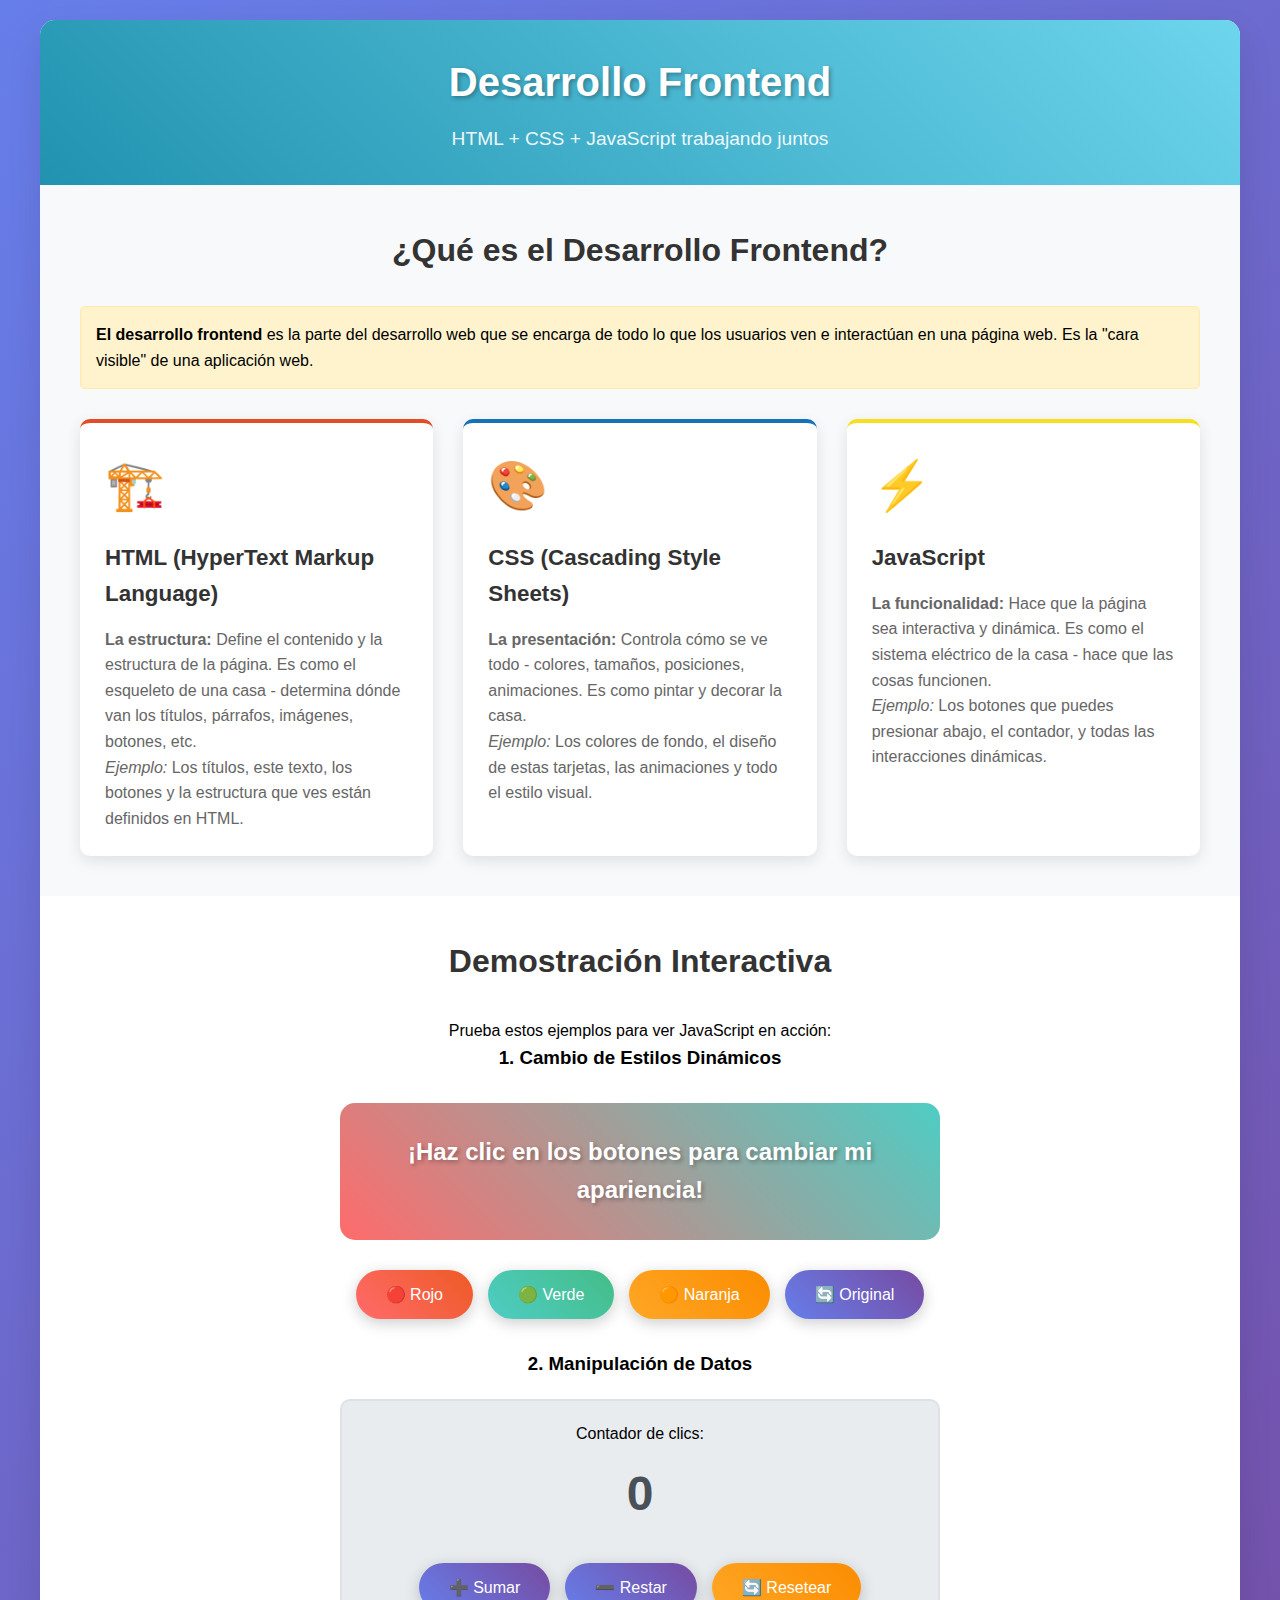
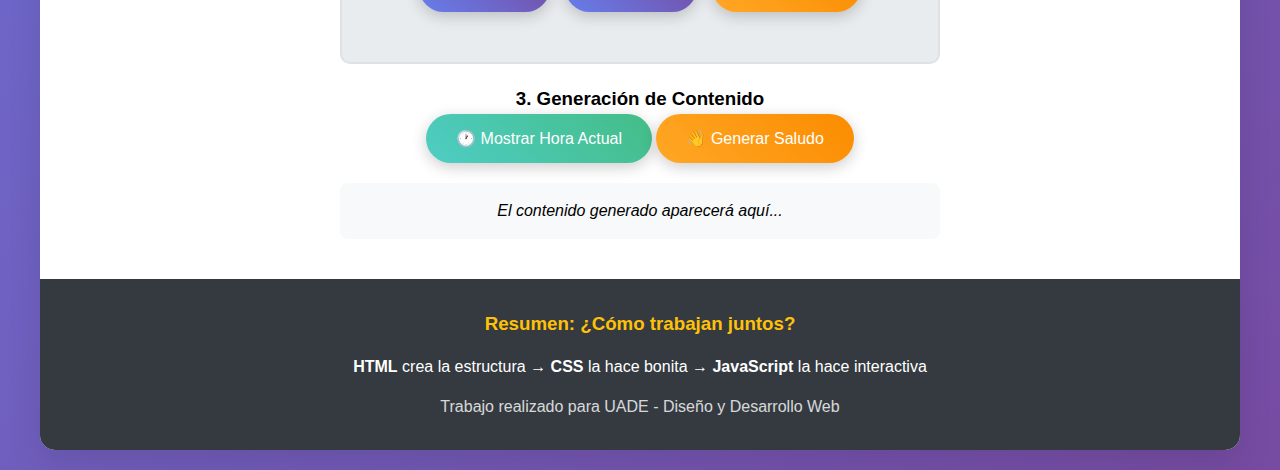
<file: index.html>
<!DOCTYPE html>
<html lang="es">
<head>
  <meta charset="UTF-8" />
  <meta name="viewport" content="width=device-width, initial-scale=1.0">
  <title>Frontend: HTML, CSS y JavaScript - UADE</title>
  <link rel="stylesheet" href="styles.css">
</head>
<body>
  <!-- ===============================================
       HTML: ESTRUCTURA Y CONTENIDO DE LA PÁGINA
       =============================================== -->

  <div class="container">
    <!-- Header de la página -->
    <header class="header">
      <h1>Desarrollo Frontend</h1>
      <p>HTML + CSS + JavaScript trabajando juntos</p>
    </header>

    <!-- Sección explicativa de las tecnologías -->
    <section class="explanation">
      <h2 class="demo-title">¿Qué es el Desarrollo Frontend?</h2>
      <div class="highlight">
        <p><strong>El desarrollo frontend</strong> es la parte del desarrollo web que se encarga de todo lo que los usuarios ven e interactúan en una página web. Es la "cara visible" de una aplicación web.</p>
      </div>

      <div class="tech-grid">
        <!-- Tarjeta HTML -->
        <div class="tech-card html-card">
          <span class="tech-icon">🏗️</span>
          <h3>HTML (HyperText Markup Language)</h3>
          <p><strong>La estructura:</strong> Define el contenido y la estructura de la página. Es como el esqueleto de una casa - determina dónde van los títulos, párrafos, imágenes, botones, etc.</p>
          <p><em>Ejemplo:</em> Los títulos, este texto, los botones y la estructura que ves están definidos en HTML.</p>
        </div>

        <!-- Tarjeta CSS -->
        <div class="tech-card css-card">
          <span class="tech-icon">🎨</span>
          <h3>CSS (Cascading Style Sheets)</h3>
          <p><strong>La presentación:</strong> Controla cómo se ve todo - colores, tamaños, posiciones, animaciones. Es como pintar y decorar la casa.</p>
          <p><em>Ejemplo:</em> Los colores de fondo, el diseño de estas tarjetas, las animaciones y todo el estilo visual.</p>
        </div>

        <!-- Tarjeta JavaScript -->
        <div class="tech-card js-card">
          <span class="tech-icon">⚡</span>
          <h3>JavaScript</h3>
          <p><strong>La funcionalidad:</strong> Hace que la página sea interactiva y dinámica. Es como el sistema eléctrico de la casa - hace que las cosas funcionen.</p>
          <p><em>Ejemplo:</em> Los botones que puedes presionar abajo, el contador, y todas las interacciones dinámicas.</p>
        </div>
      </div>
    </section>

    <!-- Sección interactiva para demostrar JavaScript -->
    <section class="interactive-demo">
      <h2 class="demo-title">Demostración Interactiva</h2>
      <p>Prueba estos ejemplos para ver JavaScript en acción:</p>

      <!-- Ejemplo 1: Cambio de colores -->
      <div class="demo-content">
        <h3>1. Cambio de Estilos Dinámicos</h3>
        <div id="colorDisplay" class="color-display">
          ¡Haz clic en los botones para cambiar mi apariencia!
        </div>

        <div class="controls">
          <button class="btn btn-danger" onclick="cambiarColor('rojo')">🔴 Rojo</button>
          <button class="btn btn-success" onclick="cambiarColor('verde')">🟢 Verde</button>
          <button class="btn btn-warning" onclick="cambiarColor('naranja')">🟠 Naranja</button>
          <button class="btn" onclick="cambiarColor('original')">🔄 Original</button>
        </div>

        <!-- Ejemplo 2: Contador -->
        <h3>2. Manipulación de Datos</h3>
        <div class="counter-display">
          <p>Contador de clics:</p>
          <div id="contador" class="counter-number">0</div>
          <div class="controls">
            <button class="btn" onclick="incrementar()">➕ Sumar</button>
            <button class="btn" onclick="decrementar()">➖ Restar</button>
            <button class="btn btn-warning" onclick="resetear()">🔄 Resetear</button>
          </div>
        </div>

        <!-- Ejemplo 3: Contenido dinámico -->
        <h3>3. Generación de Contenido</h3>
        <button class="btn btn-success" onclick="mostrarHora()">🕐 Mostrar Hora Actual</button>
        <button class="btn btn-warning" onclick="generarSaludo()">👋 Generar Saludo</button>
        <div id="contenidoDinamico" style="margin-top: 20px; padding: 15px; background: #f8f9fa; border-radius: 8px; min-height: 50px;">
          <em>El contenido generado aparecerá aquí...</em>
        </div>
      </div>
    </section>

    <!-- Footer explicativo -->
    <footer class="footer">
      <h3>Resumen: ¿Cómo trabajan juntos?</h3>
      <p><strong>HTML</strong> crea la estructura → <strong>CSS</strong> la hace bonita → <strong>JavaScript</strong> la hace interactiva</p>
      <p style="margin-top: 15px; opacity: 0.8;">Trabajo realizado para UADE - Diseño y Desarrollo Web</p>
    </footer>
  </div>

  <script src="script.js"></script>
</body>
</html>
</file>
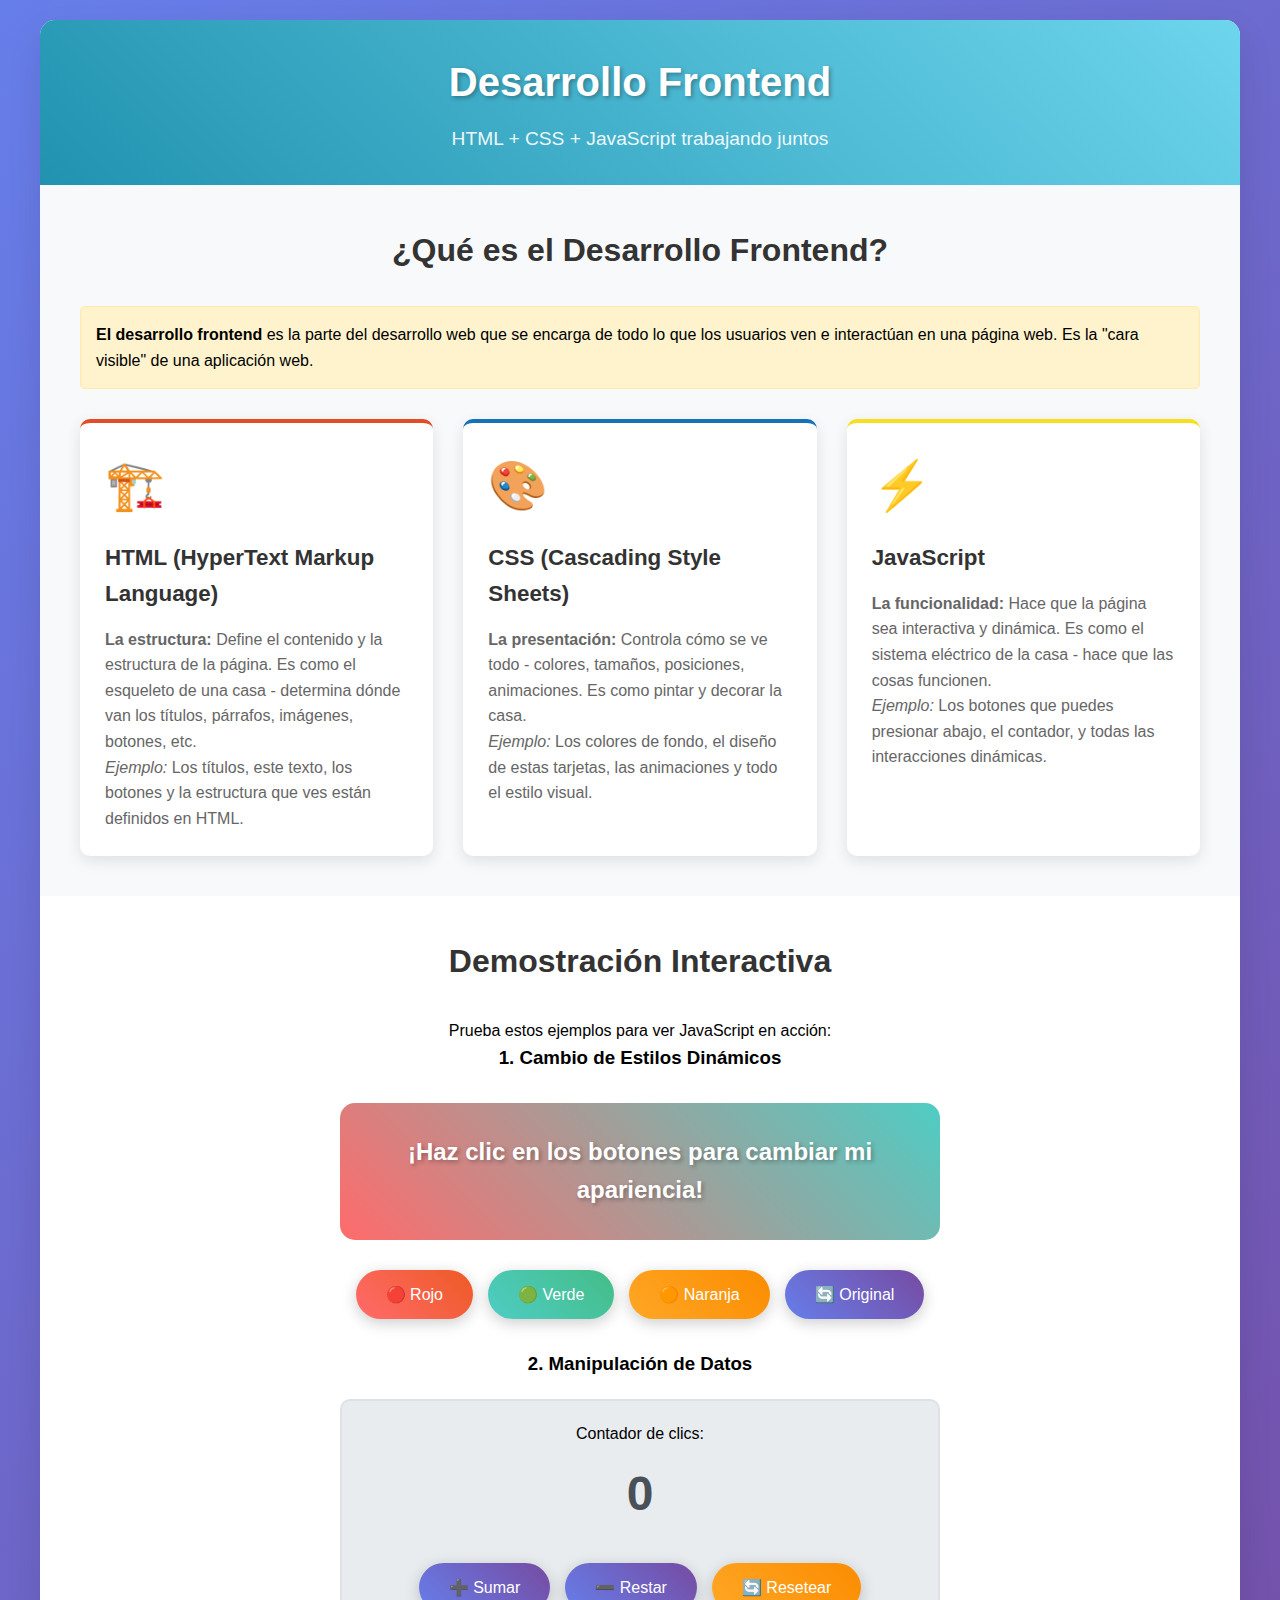
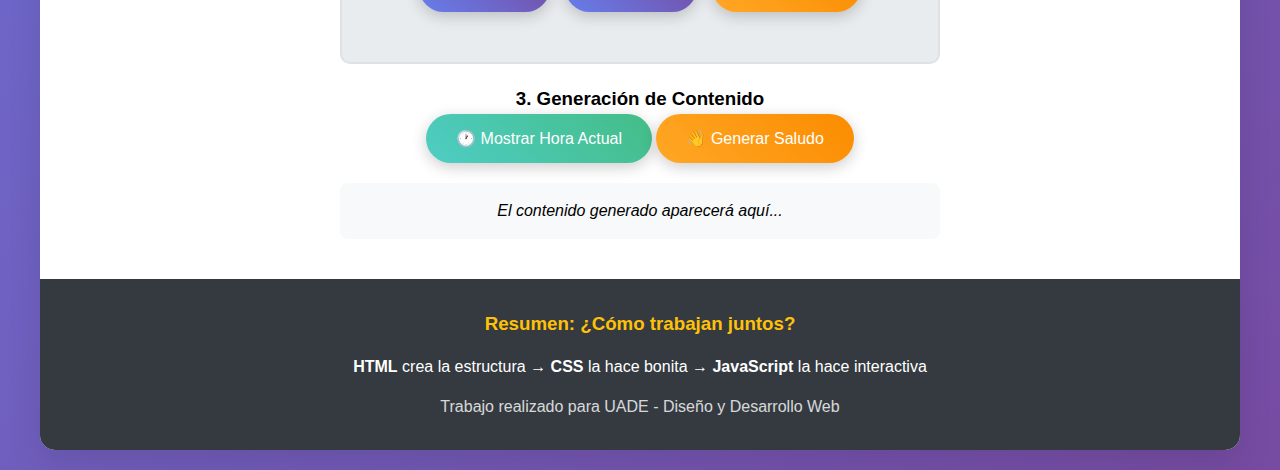
<file: Ejemplo.html>
<!DOCTYPE html>
<html lang="es">
<head>
  <meta charset="UTF-8" />
  <meta name="viewport" content="width=device-width, initial-scale=1.0">
  <title>Frontend: HTML, CSS y JavaScript - UADE</title>
  <style>
    /* ===========================================
       CSS: ESTILOS Y PRESENTACIÓN VISUAL
       =========================================== */
    
    * {
      margin: 0;
      padding: 0;
      box-sizing: border-box;
    }

    body {
      font-family: 'Segoe UI', Tahoma, Geneva, Verdana, sans-serif;
      line-height: 1.6;
      background: linear-gradient(135deg, #667eea 0%, #764ba2 100%);
      min-height: 100vh;
      padding: 20px;
    }

    .container {
      max-width: 1200px;
      margin: 0 auto;
      background: white;
      border-radius: 15px;
      box-shadow: 0 15px 35px rgba(0, 0, 0, 0.1);
      overflow: hidden;
    }

    /* Header principal */
    .header {
      background: linear-gradient(45deg, #2193b0, #6dd5ed);
      color: white;
      padding: 30px;
      text-align: center;
    }

    .header h1 {
      font-size: 2.5rem;
      margin-bottom: 10px;
      text-shadow: 2px 2px 4px rgba(0, 0, 0, 0.3);
    }

    .header p {
      font-size: 1.2rem;
      opacity: 0.9;
    }

    /* Sección explicativa */
    .explanation {
      padding: 40px;
      background: #f8f9fa;
    }

    .tech-grid {
      display: grid;
      grid-template-columns: repeat(auto-fit, minmax(300px, 1fr));
      gap: 30px;
      margin-top: 30px;
    }

    .tech-card {
      background: white;
      border-radius: 10px;
      padding: 25px;
      box-shadow: 0 5px 15px rgba(0, 0, 0, 0.1);
      border-top: 4px solid;
      transition: transform 0.3s ease, box-shadow 0.3s ease;
    }

    .tech-card:hover {
      transform: translateY(-5px);
      box-shadow: 0 10px 25px rgba(0, 0, 0, 0.15);
    }

    .html-card { border-color: #e34c26; }
    .css-card { border-color: #1572b6; }
    .js-card { border-color: #f7df1e; }

    .tech-icon {
      font-size: 3rem;
      margin-bottom: 15px;
      display: block;
    }

    .html-card .tech-icon { color: #e34c26; }
    .css-card .tech-icon { color: #1572b6; }
    .js-card .tech-icon { color: #f7df1e; }

    .tech-card h3 {
      color: #333;
      margin-bottom: 15px;
      font-size: 1.4rem;
    }

    .tech-card p {
      color: #666;
      line-height: 1.6;
    }

    /* Sección interactiva */
    .interactive-demo {
      padding: 40px;
      background: white;
      text-align: center;
    }

    .demo-title {
      font-size: 2rem;
      color: #333;
      margin-bottom: 30px;
      text-align: center;
    }

    .demo-content {
      max-width: 600px;
      margin: 0 auto;
    }

    .color-display {
      background: linear-gradient(45deg, #ff6b6b, #4ecdc4);
      color: white;
      padding: 30px;
      border-radius: 15px;
      margin: 30px 0;
      font-size: 1.5rem;
      font-weight: bold;
      text-shadow: 2px 2px 4px rgba(0, 0, 0, 0.3);
      transition: all 0.5s ease;
    }

    .controls {
      display: flex;
      flex-wrap: wrap;
      gap: 15px;
      justify-content: center;
      margin: 30px 0;
    }

    .btn {
      background: linear-gradient(45deg, #667eea, #764ba2);
      color: white;
      border: none;
      padding: 15px 30px;
      border-radius: 25px;
      font-size: 16px;
      cursor: pointer;
      transition: all 0.3s ease;
      box-shadow: 0 4px 15px rgba(0, 0, 0, 0.2);
    }

    .btn:hover {
      transform: translateY(-2px);
      box-shadow: 0 6px 20px rgba(0, 0, 0, 0.3);
    }

    .btn:active {
      transform: translateY(0);
    }

    .btn-danger {
      background: linear-gradient(45deg, #ff6b6b, #ee5a24);
    }

    .btn-success {
      background: linear-gradient(45deg, #4ecdc4, #44bd87);
    }

    .btn-warning {
      background: linear-gradient(45deg, #ffa726, #fb8c00);
    }

    .counter-display {
      background: #e9ecef;
      border-radius: 10px;
      padding: 20px;
      margin: 20px 0;
      border: 2px solid #dee2e6;
    }

    .counter-number {
      font-size: 3rem;
      font-weight: bold;
      color: #495057;
      margin: 10px 0;
    }

    .footer {
      background: #343a40;
      color: white;
      text-align: center;
      padding: 30px;
    }

    .footer h3 {
      margin-bottom: 15px;
      color: #ffc107;
    }

    .highlight {
      background: #fff3cd;
      border: 1px solid #ffeaa7;
      border-radius: 5px;
      padding: 15px;
      margin: 20px 0;
    }

    /* Responsive design */
    @media (max-width: 768px) {
      .header h1 {
        font-size: 2rem;
      }
      
      .controls {
        flex-direction: column;
        align-items: center;
      }
      
      .btn {
        width: 100%;
        max-width: 250px;
      }
    }

    /* Animaciones CSS */
    @keyframes fadeIn {
      from { opacity: 0; transform: translateY(20px); }
      to { opacity: 1; transform: translateY(0); }
    }

    .fade-in {
      animation: fadeIn 0.6s ease-out;
    }

    .pulse {
      animation: pulse 2s infinite;
    }

    @keyframes pulse {
      0% { transform: scale(1); }
      50% { transform: scale(1.05); }
      100% { transform: scale(1); }
    }
  </style>
</head>
<body>
  <!-- ===============================================
       HTML: ESTRUCTURA Y CONTENIDO DE LA PÁGINA
       =============================================== -->

  <div class="container">
    <!-- Header de la página -->
    <header class="header">
      <h1>Desarrollo Frontend</h1>
      <p>HTML + CSS + JavaScript trabajando juntos</p>
    </header>

    <!-- Sección explicativa de las tecnologías -->
    <section class="explanation">
      <h2 class="demo-title">¿Qué es el Desarrollo Frontend?</h2>
      <div class="highlight">
        <p><strong>El desarrollo frontend</strong> es la parte del desarrollo web que se encarga de todo lo que los usuarios ven e interactúan en una página web. Es la "cara visible" de una aplicación web.</p>
      </div>

      <div class="tech-grid">
        <!-- Tarjeta HTML -->
        <div class="tech-card html-card">
          <span class="tech-icon">🏗️</span>
          <h3>HTML (HyperText Markup Language)</h3>
          <p><strong>La estructura:</strong> Define el contenido y la estructura de la página. Es como el esqueleto de una casa - determina dónde van los títulos, párrafos, imágenes, botones, etc.</p>
          <p><em>Ejemplo:</em> Los títulos, este texto, los botones y la estructura que ves están definidos en HTML.</p>
        </div>

        <!-- Tarjeta CSS -->
        <div class="tech-card css-card">
          <span class="tech-icon">🎨</span>
          <h3>CSS (Cascading Style Sheets)</h3>
          <p><strong>La presentación:</strong> Controla cómo se ve todo - colores, tamaños, posiciones, animaciones. Es como pintar y decorar la casa.</p>
          <p><em>Ejemplo:</em> Los colores de fondo, el diseño de estas tarjetas, las animaciones y todo el estilo visual.</p>
        </div>

        <!-- Tarjeta JavaScript -->
        <div class="tech-card js-card">
          <span class="tech-icon">⚡</span>
          <h3>JavaScript</h3>
          <p><strong>La funcionalidad:</strong> Hace que la página sea interactiva y dinámica. Es como el sistema eléctrico de la casa - hace que las cosas funcionen.</p>
          <p><em>Ejemplo:</em> Los botones que puedes presionar abajo, el contador, y todas las interacciones dinámicas.</p>
        </div>
      </div>
    </section>

    <!-- Sección interactiva para demostrar JavaScript -->
    <section class="interactive-demo">
      <h2 class="demo-title">Demostración Interactiva</h2>
      <p>Prueba estos ejemplos para ver JavaScript en acción:</p>

      <!-- Ejemplo 1: Cambio de colores -->
      <div class="demo-content">
        <h3>1. Cambio de Estilos Dinámicos</h3>
        <div id="colorDisplay" class="color-display">
          ¡Haz clic en los botones para cambiar mi apariencia!
        </div>

        <div class="controls">
          <button class="btn btn-danger" onclick="cambiarColor('rojo')">🔴 Rojo</button>
          <button class="btn btn-success" onclick="cambiarColor('verde')">🟢 Verde</button>
          <button class="btn btn-warning" onclick="cambiarColor('naranja')">🟠 Naranja</button>
          <button class="btn" onclick="cambiarColor('original')">🔄 Original</button>
        </div>

        <!-- Ejemplo 2: Contador -->
        <h3>2. Manipulación de Datos</h3>
        <div class="counter-display">
          <p>Contador de clics:</p>
          <div id="contador" class="counter-number">0</div>
          <div class="controls">
            <button class="btn" onclick="incrementar()">➕ Sumar</button>
            <button class="btn" onclick="decrementar()">➖ Restar</button>
            <button class="btn btn-warning" onclick="resetear()">🔄 Resetear</button>
          </div>
        </div>

        <!-- Ejemplo 3: Contenido dinámico -->
        <h3>3. Generación de Contenido</h3>
        <button class="btn btn-success" onclick="mostrarHora()">🕐 Mostrar Hora Actual</button>
        <button class="btn btn-warning" onclick="generarSaludo()">👋 Generar Saludo</button>
        <div id="contenidoDinamico" style="margin-top: 20px; padding: 15px; background: #f8f9fa; border-radius: 8px; min-height: 50px;">
          <em>El contenido generado aparecerá aquí...</em>
        </div>
      </div>
    </section>

    <!-- Footer explicativo -->
    <footer class="footer">
      <h3>Resumen: ¿Cómo trabajan juntos?</h3>
      <p><strong>HTML</strong> crea la estructura → <strong>CSS</strong> la hace bonita → <strong>JavaScript</strong> la hace interactiva</p>
      <p style="margin-top: 15px; opacity: 0.8;">Trabajo realizado para UADE - Diseño y Desarrollo Web</p>
    </footer>
  </div>

  <script>
    /* ===============================================
       JAVASCRIPT: COMPORTAMIENTO E INTERACTIVIDAD
       =============================================== */

    // Variable para el contador
    let contador = 0;

    // Función para cambiar colores del display
    function cambiarColor(color) {
      const display = document.getElementById('colorDisplay');
      
      switch(color) {
        case 'rojo':
          display.style.background = 'linear-gradient(45deg, #ff6b6b, #ee5a24)';
          display.textContent = '¡Ahora soy rojo! 🔴';
          break;
        case 'verde':
          display.style.background = 'linear-gradient(45deg, #4ecdc4, #44bd87)';
          display.textContent = '¡Ahora soy verde! 🟢';
          break;
        case 'naranja':
          display.style.background = 'linear-gradient(45deg, #ffa726, #fb8c00)';
          display.textContent = '¡Ahora soy naranja! 🟠';
          break;
        case 'original':
          display.style.background = 'linear-gradient(45deg, #ff6b6b, #4ecdc4)';
          display.textContent = '¡Volví al color original! 🌈';
          break;
      }
      
      // Agregar animación
      display.classList.add('pulse');
      setTimeout(() => {
        display.classList.remove('pulse');
      }, 1000);
    }

    // Función para incrementar contador
    function incrementar() {
      contador++;
      document.getElementById('contador').textContent = contador;
      
      // Efecto visual
      const contadorEl = document.getElementById('contador');
      contadorEl.style.color = '#28a745';
      setTimeout(() => {
        contadorEl.style.color = '#495057';
      }, 300);
    }

    // Función para decrementar contador
    function decrementar() {
      contador--;
      document.getElementById('contador').textContent = contador;
      
      // Efecto visual
      const contadorEl = document.getElementById('contador');
      contadorEl.style.color = '#dc3545';
      setTimeout(() => {
        contadorEl.style.color = '#495057';
      }, 300);
    }

    // Función para resetear contador
    function resetear() {
      contador = 0;
      document.getElementById('contador').textContent = contador;
      
      // Efecto visual
      const contadorEl = document.getElementById('contador');
      contadorEl.style.color = '#ffc107';
      setTimeout(() => {
        contadorEl.style.color = '#495057';
      }, 300);
    }

    // Función para mostrar hora actual
    function mostrarHora() {
      const ahora = new Date();
      const horaFormateada = ahora.toLocaleString('es-AR', {
        weekday: 'long',
        year: 'numeric',
        month: 'long',
        day: 'numeric',
        hour: '2-digit',
        minute: '2-digit',
        second: '2-digit'
      });
      
      document.getElementById('contenidoDinamico').innerHTML = `
        <strong>🕐 Hora actual:</strong><br>
        ${horaFormateada}
      `;
    }

    // Función para generar saludo aleatorio
    function generarSaludo() {
      const saludos = [
        '¡Hola! 👋 Bienvenido al mundo del frontend',
        '¡Excelente! 🎉 Estás aprendiendo JavaScript',
        '¡Fantástico! ⭐ El desarrollo web es increíble',
        '¡Genial! 🚀 Sigue practicando y mejorando',
        '¡Perfecto! 💡 Cada clic es una nueva interacción'
      ];
      
      const saludoAleatorio = saludos[Math.floor(Math.random() * saludos.length)];
      
      document.getElementById('contenidoDinamico').innerHTML = `
        <strong>💬 Mensaje generado:</strong><br>
        ${saludoAleatorio}
      `;
    }

    // Agregar animaciones al cargar la página
    document.addEventListener('DOMContentLoaded', function() {
      // Animar las tarjetas al cargar
      const cards = document.querySelectorAll('.tech-card');
      cards.forEach((card, index) => {
        setTimeout(() => {
          card.classList.add('fade-in');
        }, index * 200);
      });
      
    });

    // Llamar función informativa
    mostrarInfoConsola();
  </script>
</body>
</html>
</file>
<file: styles.css>
/* ===========================================
   CSS: ESTILOS Y PRESENTACIÓN VISUAL
   =========================================== */

* {
  margin: 0;
  padding: 0;
  box-sizing: border-box;
}

body {
  font-family: 'Segoe UI', Tahoma, Geneva, Verdana, sans-serif;
  line-height: 1.6;
  background: linear-gradient(135deg, #667eea 0%, #764ba2 100%);
  min-height: 100vh;
  padding: 20px;
}

.container {
  max-width: 1200px;
  margin: 0 auto;
  background: white;
  border-radius: 15px;
  box-shadow: 0 15px 35px rgba(0, 0, 0, 0.1);
  overflow: hidden;
}

/* Header principal */
.header {
  background: linear-gradient(45deg, #2193b0, #6dd5ed);
  color: white;
  padding: 30px;
  text-align: center;
}

.header h1 {
  font-size: 2.5rem;
  margin-bottom: 10px;
  text-shadow: 2px 2px 4px rgba(0, 0, 0, 0.3);
}

.header p {
  font-size: 1.2rem;
  opacity: 0.9;
}

/* Sección explicativa */
.explanation {
  padding: 40px;
  background: #f8f9fa;
}

.tech-grid {
  display: grid;
  grid-template-columns: repeat(auto-fit, minmax(300px, 1fr));
  gap: 30px;
  margin-top: 30px;
}

.tech-card {
  background: white;
  border-radius: 10px;
  padding: 25px;
  box-shadow: 0 5px 15px rgba(0, 0, 0, 0.1);
  border-top: 4px solid;
  transition: transform 0.3s ease, box-shadow 0.3s ease;
}

.tech-card:hover {
  transform: translateY(-5px);
  box-shadow: 0 10px 25px rgba(0, 0, 0, 0.15);
}

.html-card { border-color: #e34c26; }
.css-card { border-color: #1572b6; }
.js-card { border-color: #f7df1e; }

.tech-icon {
  font-size: 3rem;
  margin-bottom: 15px;
  display: block;
}

.html-card .tech-icon { color: #e34c26; }
.css-card .tech-icon { color: #1572b6; }
.js-card .tech-icon { color: #f7df1e; }

.tech-card h3 {
  color: #333;
  margin-bottom: 15px;
  font-size: 1.4rem;
}

.tech-card p {
  color: #666;
  line-height: 1.6;
}

/* Sección interactiva */
.interactive-demo {
  padding: 40px;
  background: white;
  text-align: center;
}

.demo-title {
  font-size: 2rem;
  color: #333;
  margin-bottom: 30px;
  text-align: center;
}

.demo-content {
  max-width: 600px;
  margin: 0 auto;
}

.color-display {
  background: linear-gradient(45deg, #ff6b6b, #4ecdc4);
  color: white;
  padding: 30px;
  border-radius: 15px;
  margin: 30px 0;
  font-size: 1.5rem;
  font-weight: bold;
  text-shadow: 2px 2px 4px rgba(0, 0, 0, 0.3);
  transition: all 0.5s ease;
}

.controls {
  display: flex;
  flex-wrap: wrap;
  gap: 15px;
  justify-content: center;
  margin: 30px 0;
}

.btn {
  background: linear-gradient(45deg, #667eea, #764ba2);
  color: white;
  border: none;
  padding: 15px 30px;
  border-radius: 25px;
  font-size: 16px;
  cursor: pointer;
  transition: all 0.3s ease;
  box-shadow: 0 4px 15px rgba(0, 0, 0, 0.2);
}

.btn:hover {
  transform: translateY(-2px);
  box-shadow: 0 6px 20px rgba(0, 0, 0, 0.3);
}

.btn:active {
  transform: translateY(0);
}

.btn-danger {
  background: linear-gradient(45deg, #ff6b6b, #ee5a24);
}

.btn-success {
  background: linear-gradient(45deg, #4ecdc4, #44bd87);
}

.btn-warning {
  background: linear-gradient(45deg, #ffa726, #fb8c00);
}

.counter-display {
  background: #e9ecef;
  border-radius: 10px;
  padding: 20px;
  margin: 20px 0;
  border: 2px solid #dee2e6;
}

.counter-number {
  font-size: 3rem;
  font-weight: bold;
  color: #495057;
  margin: 10px 0;
}

.footer {
  background: #343a40;
  color: white;
  text-align: center;
  padding: 30px;
}

.footer h3 {
  margin-bottom: 15px;
  color: #ffc107;
}

.highlight {
  background: #fff3cd;
  border: 1px solid #ffeaa7;
  border-radius: 5px;
  padding: 15px;
  margin: 20px 0;
}

/* Responsive design */
@media (max-width: 768px) {
  .header h1 {
    font-size: 2rem;
  }
  
  .controls {
    flex-direction: column;
    align-items: center;
  }
  
  .btn {
    width: 100%;
    max-width: 250px;
  }
}

/* Animaciones CSS */
@keyframes fadeIn {
  from { opacity: 0; transform: translateY(20px); }
  to { opacity: 1; transform: translateY(0); }
}

.fade-in {
  animation: fadeIn 0.6s ease-out;
}

.pulse {
  animation: pulse 2s infinite;
}

@keyframes pulse {
  0% { transform: scale(1); }
  50% { transform: scale(1.05); }
  100% { transform: scale(1); }
}
</file>
